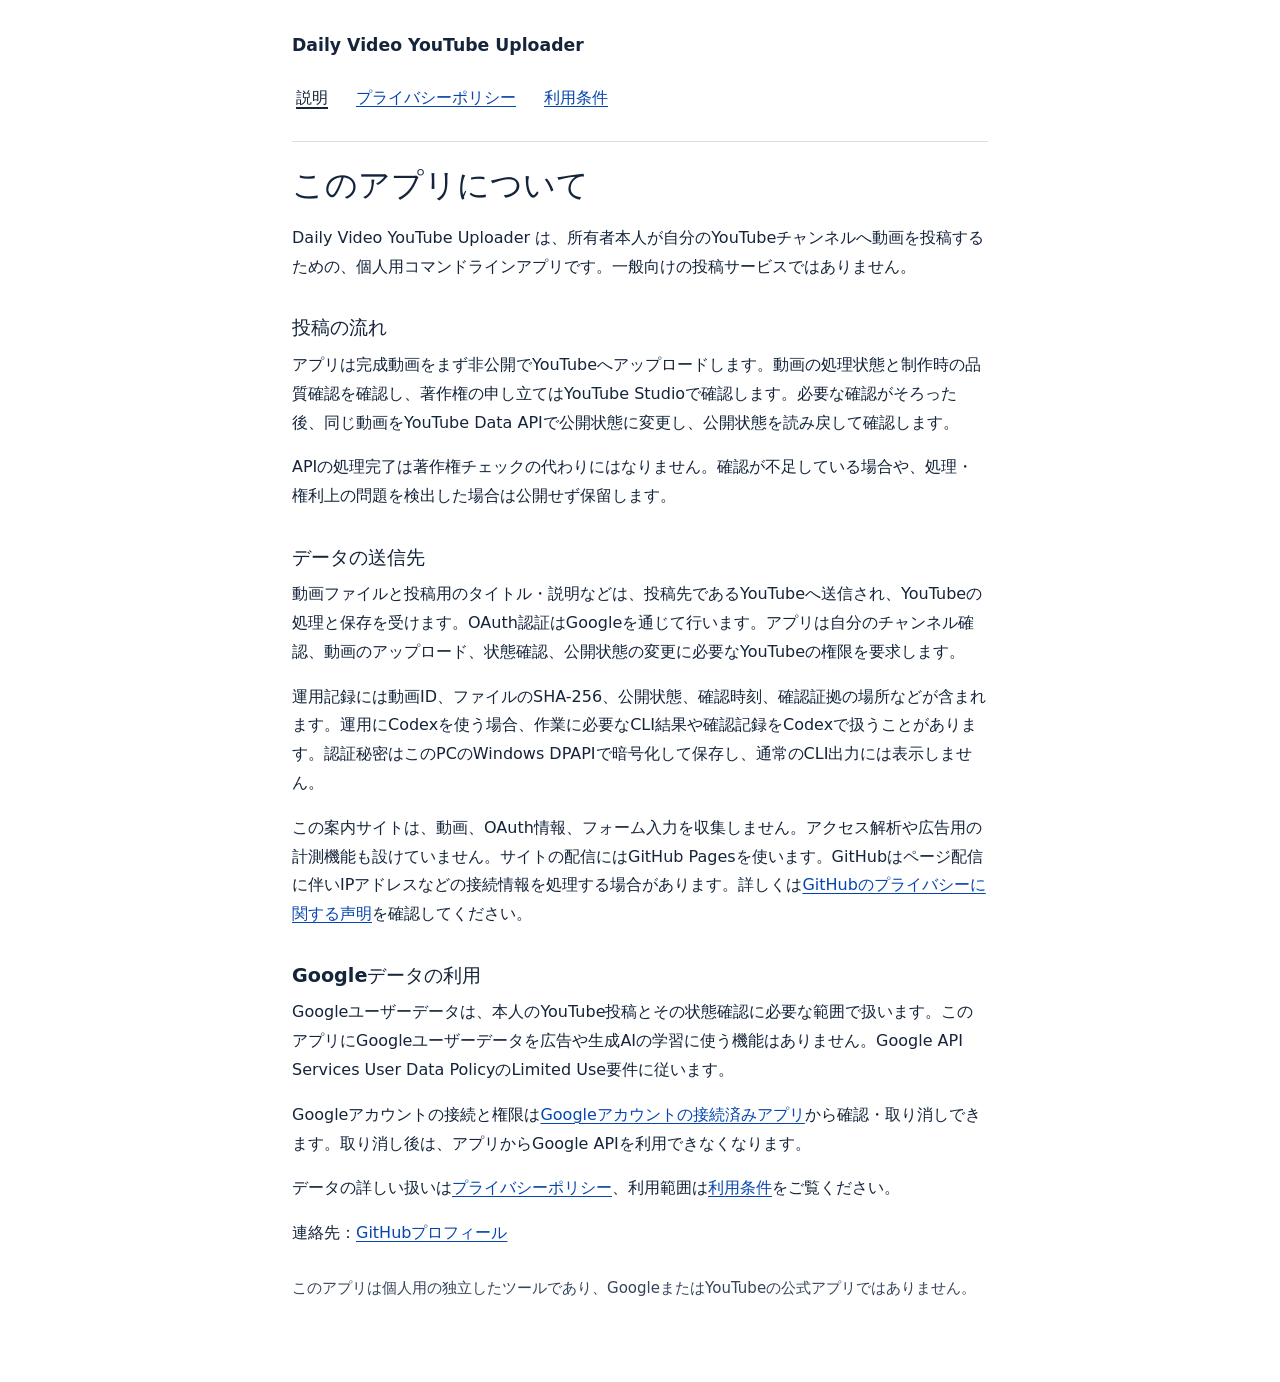
<file: index.html>
<!doctype html>
<html lang="ja">
<head>
  <meta charset="utf-8">
  <meta name="viewport" content="width=device-width, initial-scale=1">
  <meta name="theme-color" content="#ffffff">
  <meta name="description" content="Daily Video YouTube Uploader の用途とデータの扱いを説明します。">
  <meta name="google-site-verification" content="DC_JT9OtznzdcwXBxX5tP7ejILFLYnPpgxCS5X9ggpE">
  <title>説明 | Daily Video YouTube Uploader</title>
  <link rel="stylesheet" href="styles.css">
</head>
<body>
  <a class="skip-link" href="#main">本文へ移動</a>
  <header class="site-header">
    <a class="site-name" href="index.html">Daily Video YouTube Uploader</a>
    <nav aria-label="サイト内ナビゲーション">
      <ul>
        <li><a href="index.html" aria-current="page">説明</a></li>
        <li><a href="privacy.html">プライバシーポリシー</a></li>
        <li><a href="terms.html">利用条件</a></li>
      </ul>
    </nav>
  </header>
  <main id="main" class="content">
    <h1>このアプリについて</h1>
    <p>Daily Video YouTube Uploader は、所有者本人が自分のYouTubeチャンネルへ動画を投稿するための、個人用コマンドラインアプリです。一般向けの投稿サービスではありません。</p>

    <h2>投稿の流れ</h2>
    <p>アプリは完成動画をまず非公開でYouTubeへアップロードします。動画の処理状態と制作時の品質確認を確認し、著作権の申し立てはYouTube Studioで確認します。必要な確認がそろった後、同じ動画をYouTube Data APIで公開状態に変更し、公開状態を読み戻して確認します。</p>
    <p>APIの処理完了は著作権チェックの代わりにはなりません。確認が不足している場合や、処理・権利上の問題を検出した場合は公開せず保留します。</p>

    <h2>データの送信先</h2>
    <p>動画ファイルと投稿用のタイトル・説明などは、投稿先であるYouTubeへ送信され、YouTubeの処理と保存を受けます。OAuth認証はGoogleを通じて行います。アプリは自分のチャンネル確認、動画のアップロード、状態確認、公開状態の変更に必要なYouTubeの権限を要求します。</p>
    <p>運用記録には動画ID、ファイルのSHA-256、公開状態、確認時刻、確認証拠の場所などが含まれます。運用にCodexを使う場合、作業に必要なCLI結果や確認記録をCodexで扱うことがあります。認証秘密はこのPCのWindows DPAPIで暗号化して保存し、通常のCLI出力には表示しません。</p>
    <p>この案内サイトは、動画、OAuth情報、フォーム入力を収集しません。アクセス解析や広告用の計測機能も設けていません。サイトの配信にはGitHub Pagesを使います。GitHubはページ配信に伴いIPアドレスなどの接続情報を処理する場合があります。詳しくは<a href="https://docs.github.com/en/site-policy/privacy-policies/github-general-privacy-statement">GitHubのプライバシーに関する声明</a>を確認してください。</p>

    <h2>Googleデータの利用</h2>
    <p>Googleユーザーデータは、本人のYouTube投稿とその状態確認に必要な範囲で扱います。このアプリにGoogleユーザーデータを広告や生成AIの学習に使う機能はありません。Google API Services User Data PolicyのLimited Use要件に従います。</p>
    <p>Googleアカウントの接続と権限は<a href="https://myaccount.google.com/connections">Googleアカウントの接続済みアプリ</a>から確認・取り消しできます。取り消し後は、アプリからGoogle APIを利用できなくなります。</p>

    <p>データの詳しい扱いは<a href="privacy.html">プライバシーポリシー</a>、利用範囲は<a href="terms.html">利用条件</a>をご覧ください。</p>
    <p>連絡先：<a href="https://github.com/gangbenhui98-dot">GitHubプロフィール</a></p>
    <p class="note">このアプリは個人用の独立したツールであり、GoogleまたはYouTubeの公式アプリではありません。</p>
  </main>
</body>
</html>
</file>
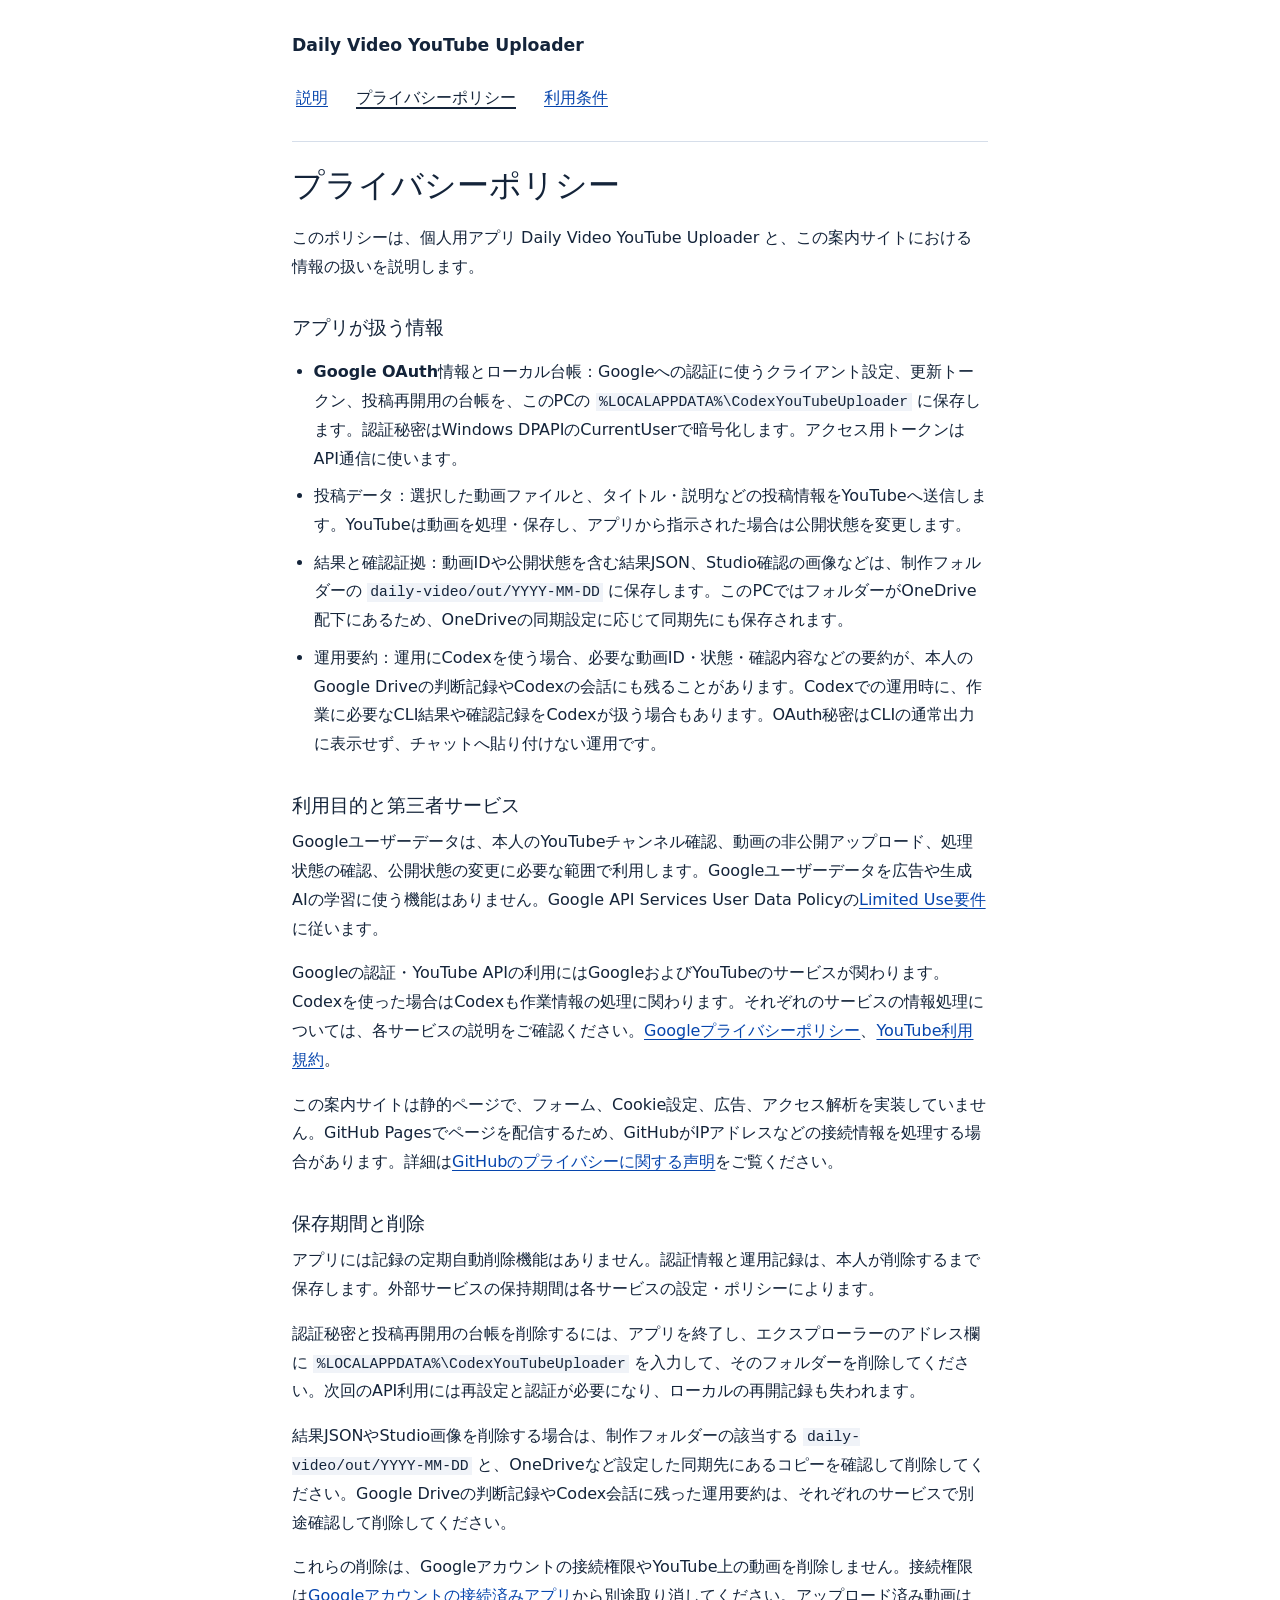
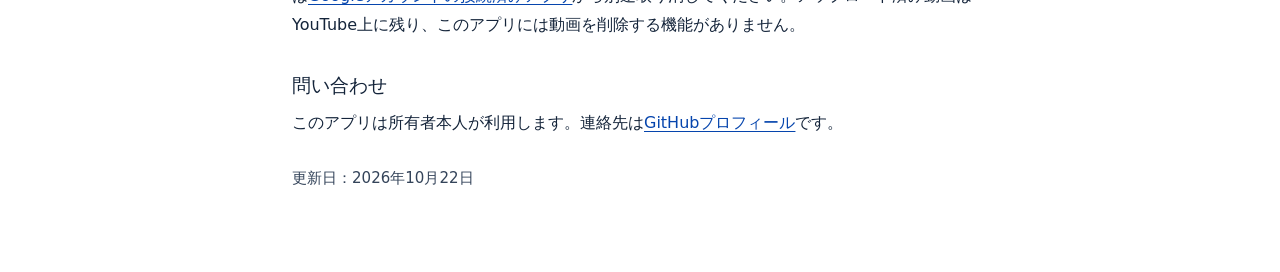
<file: privacy.html>
<!doctype html>
<html lang="ja">
<head>
  <meta charset="utf-8">
  <meta name="viewport" content="width=device-width, initial-scale=1">
  <meta name="theme-color" content="#ffffff">
  <meta name="description" content="Daily Video YouTube Uploader が扱う情報、保存先、削除方法を説明します。">
  <title>プライバシーポリシー | Daily Video YouTube Uploader</title>
  <link rel="stylesheet" href="styles.css">
</head>
<body>
  <a class="skip-link" href="#main">本文へ移動</a>
  <header class="site-header">
    <a class="site-name" href="index.html">Daily Video YouTube Uploader</a>
    <nav aria-label="サイト内ナビゲーション">
      <ul>
        <li><a href="index.html">説明</a></li>
        <li><a href="privacy.html" aria-current="page">プライバシーポリシー</a></li>
        <li><a href="terms.html">利用条件</a></li>
      </ul>
    </nav>
  </header>
  <main id="main" class="content">
    <h1>プライバシーポリシー</h1>
    <p>このポリシーは、個人用アプリ Daily Video YouTube Uploader と、この案内サイトにおける情報の扱いを説明します。</p>

    <h2>アプリが扱う情報</h2>
    <ul>
      <li><strong>Google OAuth情報とローカル台帳：</strong>Googleへの認証に使うクライアント設定、更新トークン、投稿再開用の台帳を、このPCの <code>%LOCALAPPDATA%\CodexYouTubeUploader</code> に保存します。認証秘密はWindows DPAPIのCurrentUserで暗号化します。アクセス用トークンはAPI通信に使います。</li>
      <li><strong>投稿データ：</strong>選択した動画ファイルと、タイトル・説明などの投稿情報をYouTubeへ送信します。YouTubeは動画を処理・保存し、アプリから指示された場合は公開状態を変更します。</li>
      <li><strong>結果と確認証拠：</strong>動画IDや公開状態を含む結果JSON、Studio確認の画像などは、制作フォルダーの <code>daily-video/out/YYYY-MM-DD</code> に保存します。このPCではフォルダーがOneDrive配下にあるため、OneDriveの同期設定に応じて同期先にも保存されます。</li>
      <li><strong>運用要約：</strong>運用にCodexを使う場合、必要な動画ID・状態・確認内容などの要約が、本人のGoogle Driveの判断記録やCodexの会話にも残ることがあります。Codexでの運用時に、作業に必要なCLI結果や確認記録をCodexが扱う場合もあります。OAuth秘密はCLIの通常出力に表示せず、チャットへ貼り付けない運用です。</li>
    </ul>

    <h2>利用目的と第三者サービス</h2>
    <p>Googleユーザーデータは、本人のYouTubeチャンネル確認、動画の非公開アップロード、処理状態の確認、公開状態の変更に必要な範囲で利用します。Googleユーザーデータを広告や生成AIの学習に使う機能はありません。Google API Services User Data Policyの<a href="https://developers.google.com/terms/api-services-user-data-policy">Limited Use要件</a>に従います。</p>
    <p>Googleの認証・YouTube APIの利用にはGoogleおよびYouTubeのサービスが関わります。Codexを使った場合はCodexも作業情報の処理に関わります。それぞれのサービスの情報処理については、各サービスの説明をご確認ください。<a href="https://policies.google.com/privacy">Googleプライバシーポリシー</a>、<a href="https://www.youtube.com/t/terms">YouTube利用規約</a>。</p>
    <p>この案内サイトは静的ページで、フォーム、Cookie設定、広告、アクセス解析を実装していません。GitHub Pagesでページを配信するため、GitHubがIPアドレスなどの接続情報を処理する場合があります。詳細は<a href="https://docs.github.com/en/site-policy/privacy-policies/github-general-privacy-statement">GitHubのプライバシーに関する声明</a>をご覧ください。</p>

    <h2>保存期間と削除</h2>
    <p>アプリには記録の定期自動削除機能はありません。認証情報と運用記録は、本人が削除するまで保存します。外部サービスの保持期間は各サービスの設定・ポリシーによります。</p>
    <p>認証秘密と投稿再開用の台帳を削除するには、アプリを終了し、エクスプローラーのアドレス欄に <code>%LOCALAPPDATA%\CodexYouTubeUploader</code> を入力して、そのフォルダーを削除してください。次回のAPI利用には再設定と認証が必要になり、ローカルの再開記録も失われます。</p>
    <p>結果JSONやStudio画像を削除する場合は、制作フォルダーの該当する <code>daily-video/out/YYYY-MM-DD</code> と、OneDriveなど設定した同期先にあるコピーを確認して削除してください。Google Driveの判断記録やCodex会話に残った運用要約は、それぞれのサービスで別途確認して削除してください。</p>
    <p>これらの削除は、Googleアカウントの接続権限やYouTube上の動画を削除しません。接続権限は<a href="https://myaccount.google.com/connections">Googleアカウントの接続済みアプリ</a>から別途取り消してください。アップロード済み動画はYouTube上に残り、このアプリには動画を削除する機能がありません。</p>

    <h2>問い合わせ</h2>
    <p>このアプリは所有者本人が利用します。連絡先は<a href="https://github.com/gangbenhui98-dot">GitHubプロフィール</a>です。</p>
    <p class="updated">更新日：2026年10月22日</p>
  </main>
</body>
</html>
</file>
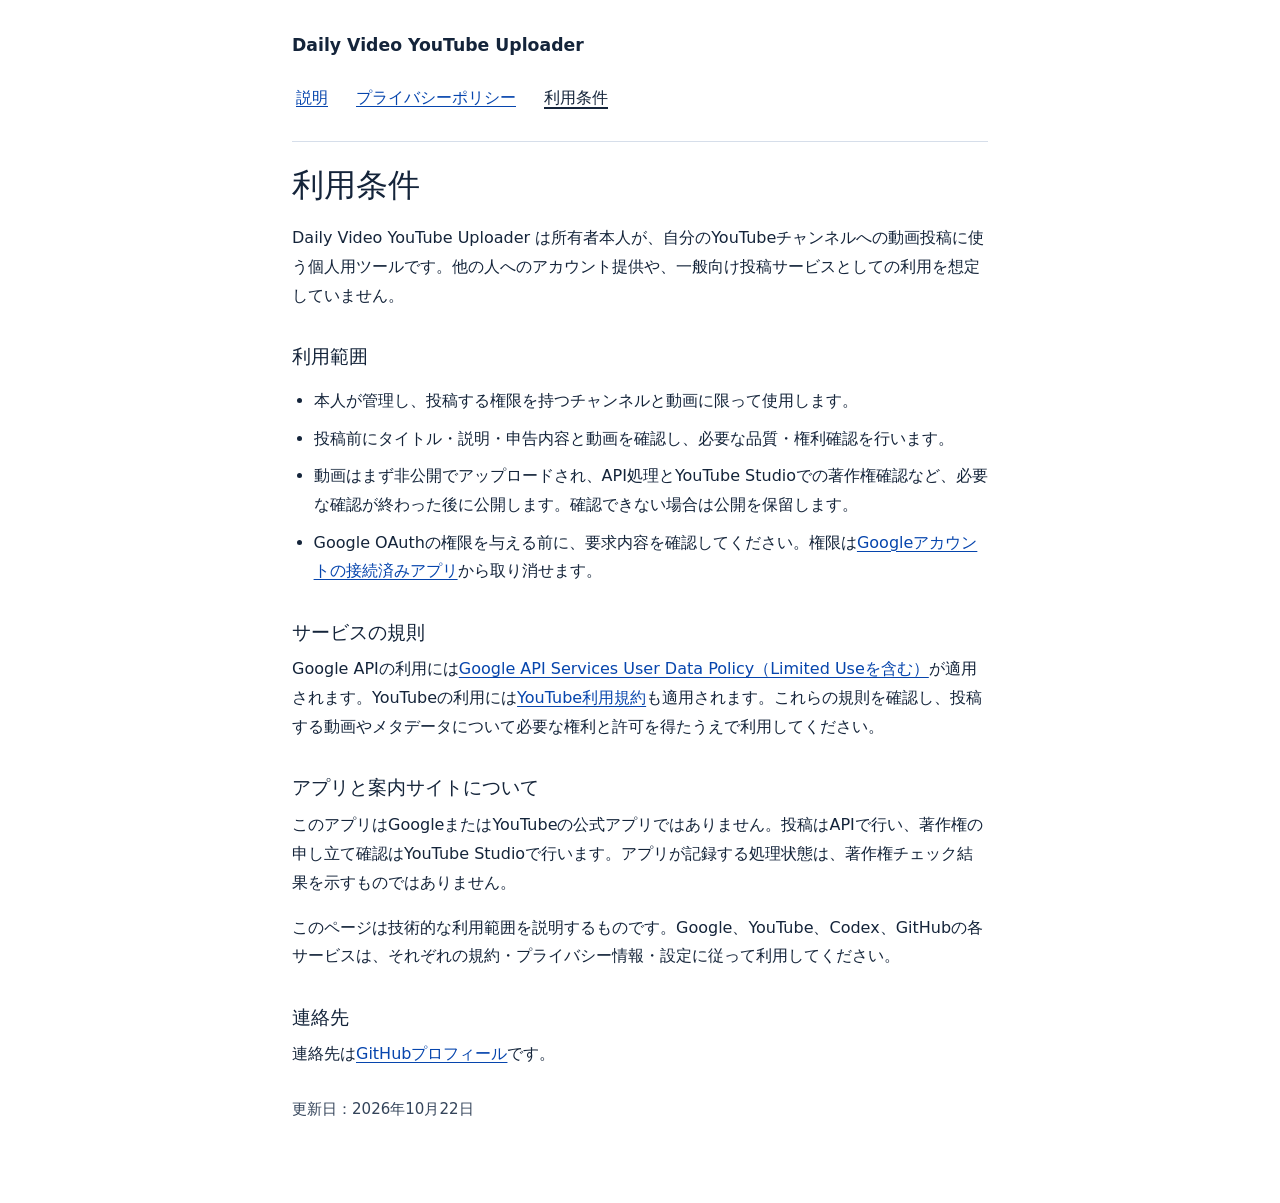
<file: terms.html>
<!doctype html>
<html lang="ja">
<head>
  <meta charset="utf-8">
  <meta name="viewport" content="width=device-width, initial-scale=1">
  <meta name="theme-color" content="#ffffff">
  <meta name="description" content="Daily Video YouTube Uploader の利用範囲と運用上の条件です。">
  <title>利用条件 | Daily Video YouTube Uploader</title>
  <link rel="stylesheet" href="styles.css">
</head>
<body>
  <a class="skip-link" href="#main">本文へ移動</a>
  <header class="site-header">
    <a class="site-name" href="index.html">Daily Video YouTube Uploader</a>
    <nav aria-label="サイト内ナビゲーション">
      <ul>
        <li><a href="index.html">説明</a></li>
        <li><a href="privacy.html">プライバシーポリシー</a></li>
        <li><a href="terms.html" aria-current="page">利用条件</a></li>
      </ul>
    </nav>
  </header>
  <main id="main" class="content">
    <h1>利用条件</h1>
    <p>Daily Video YouTube Uploader は所有者本人が、自分のYouTubeチャンネルへの動画投稿に使う個人用ツールです。他の人へのアカウント提供や、一般向け投稿サービスとしての利用を想定していません。</p>

    <h2>利用範囲</h2>
    <ul>
      <li>本人が管理し、投稿する権限を持つチャンネルと動画に限って使用します。</li>
      <li>投稿前にタイトル・説明・申告内容と動画を確認し、必要な品質・権利確認を行います。</li>
      <li>動画はまず非公開でアップロードされ、API処理とYouTube Studioでの著作権確認など、必要な確認が終わった後に公開します。確認できない場合は公開を保留します。</li>
      <li>Google OAuthの権限を与える前に、要求内容を確認してください。権限は<a href="https://myaccount.google.com/connections">Googleアカウントの接続済みアプリ</a>から取り消せます。</li>
    </ul>

    <h2>サービスの規則</h2>
    <p>Google APIの利用には<a href="https://developers.google.com/terms/api-services-user-data-policy">Google API Services User Data Policy（Limited Useを含む）</a>が適用されます。YouTubeの利用には<a href="https://www.youtube.com/t/terms">YouTube利用規約</a>も適用されます。これらの規則を確認し、投稿する動画やメタデータについて必要な権利と許可を得たうえで利用してください。</p>

    <h2>アプリと案内サイトについて</h2>
    <p>このアプリはGoogleまたはYouTubeの公式アプリではありません。投稿はAPIで行い、著作権の申し立て確認はYouTube Studioで行います。アプリが記録する処理状態は、著作権チェック結果を示すものではありません。</p>
    <p>このページは技術的な利用範囲を説明するものです。Google、YouTube、Codex、GitHubの各サービスは、それぞれの規約・プライバシー情報・設定に従って利用してください。</p>

    <h2>連絡先</h2>
    <p>連絡先は<a href="https://github.com/gangbenhui98-dot">GitHubプロフィール</a>です。</p>
    <p class="updated">更新日：2026年10月22日</p>
  </main>
</body>
</html>
</file>
<file: styles.css>
:root {
  color-scheme: light;
  font-family: system-ui, -apple-system, BlinkMacSystemFont, "Segoe UI", sans-serif;
  color: #14243a;
  background: #fff;
  font-synthesis: none;
  text-rendering: optimizeLegibility;
  line-height: 1.8;
}

* {
  box-sizing: border-box;
}

body {
  max-width: 46rem;
  margin: 0 auto;
  padding: 2rem 1.25rem 4rem;
  overflow-wrap: anywhere;
}

a {
  color: #0645ad;
  text-decoration-thickness: 0.08em;
  text-underline-offset: 0.18em;
}

a:hover {
  color: #003078;
  text-decoration-thickness: 0.14em;
}

::selection {
  color: #14243a;
  background: #dceaff;
}

a:focus-visible {
  outline: 3px solid #0757c9;
  outline-offset: 3px;
  border-radius: 2px;
}

.skip-link {
  position: absolute;
  top: 0.5rem;
  left: 0.5rem;
  z-index: 1;
  padding: 0.45rem 0.7rem;
  background: #fff;
  transform: translateY(-160%);
}

.skip-link:focus {
  transform: translateY(0);
}

.site-header {
  padding-bottom: 1.25rem;
  border-bottom: 1px solid #d6deea;
}

.site-name {
  display: inline-block;
  color: #14243a;
  font-size: 1.08rem;
  font-weight: 700;
  line-height: 1.4;
  text-decoration: none;
}

nav ul {
  display: flex;
  flex-wrap: wrap;
  gap: 0.35rem 1.25rem;
  margin: 1rem 0 0;
  padding: 0;
  list-style: none;
}

nav a {
  display: inline-flex;
  min-height: 44px;
  align-items: center;
  padding: 0.35rem 0.25rem;
}

nav a[aria-current="page"] {
  color: #14243a;
  font-weight: 700;
  text-decoration-thickness: 0.15em;
  text-underline-offset: 0.25em;
}

.content {
  padding-top: 1.35rem;
}

h1,
h2 {
  color: #14243a;
  line-height: 1.4;
  text-wrap: pretty;
}

h1 {
  margin: 0 0 1rem;
  font-size: clamp(1.65rem, 6vw, 2rem);
}

h2 {
  margin: 2.1rem 0 0.55rem;
  font-size: 1.2rem;
}

p {
  margin: 0 0 1rem;
}

ul {
  padding-left: 1.35rem;
}

.content li + li {
  margin-top: 0.55rem;
}

strong {
  font-weight: 700;
}

code {
  padding: 0.08em 0.24em;
  background: #f0f3f8;
  color: #14243a;
  font-family: ui-monospace, "Cascadia Code", Consolas, monospace;
  font-size: 0.92em;
  overflow-wrap: anywhere;
}

.note,
.updated {
  margin-top: 1.7rem;
  color: #34445a;
  font-size: 0.94rem;
}

@media (max-width: 30rem) {
  body {
    padding: 1.25rem 1rem 3rem;
  }

  nav ul {
    column-gap: 0.9rem;
  }
}
</file>
